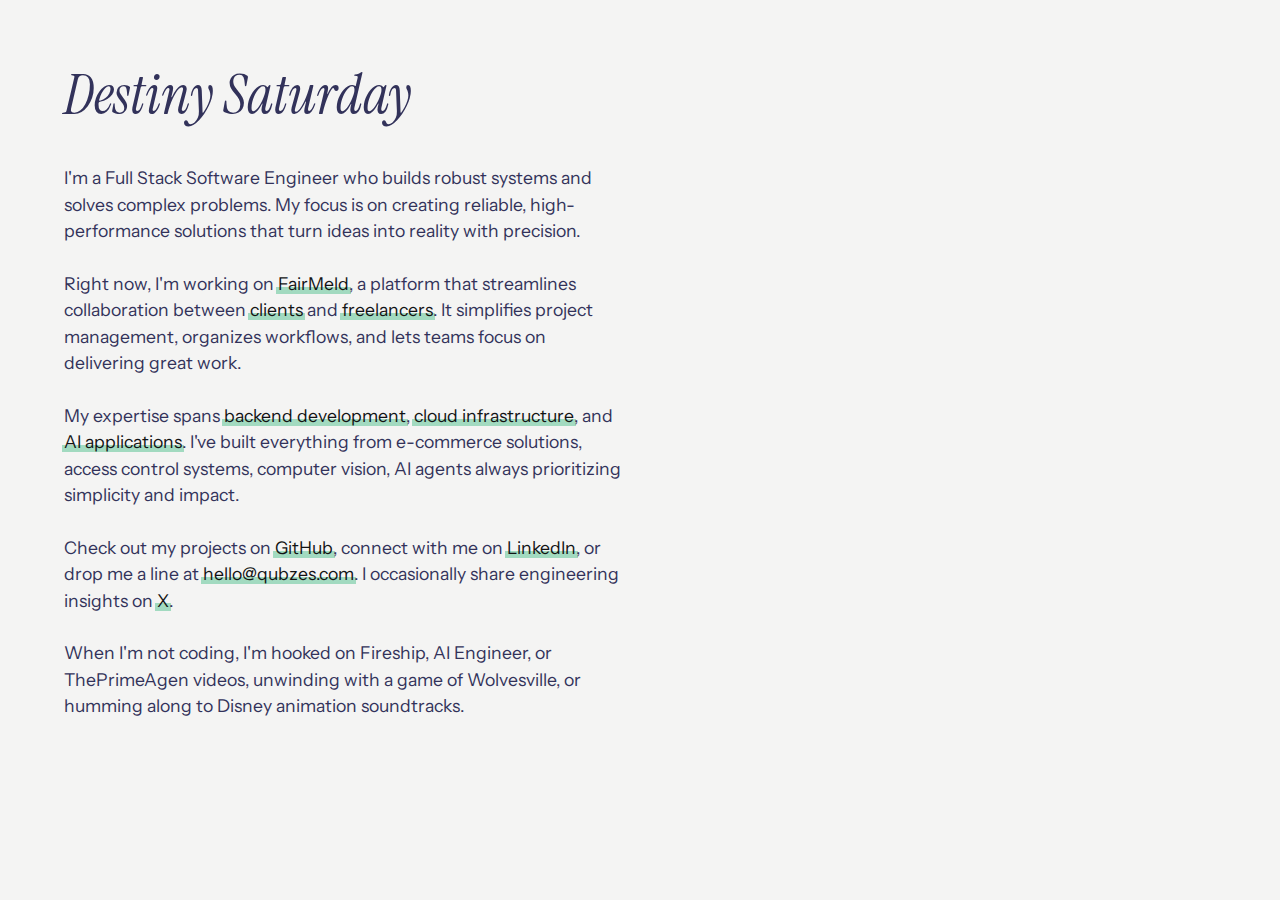
<file: index.html>
<!DOCTYPE html>
<html lang="en">
  <head>
    <meta charset="utf-8" />
    <meta http-equiv="X-UA-Compatible" content="IE=edge" />
    <title>Destiny Saturday – Qubzes</title>
    <meta name="viewport" content="width=device-width, initial-scale=1" />
    <meta name="robots" content="index, follow" />

    <!-- SEO Meta Tags -->
    <meta
      name="description"
      content="Full Stack Software Engineer building robust systems and solving complex problems. Currently working on FairMeld, a platform for client-freelancer collaboration."
    />
    <meta
      name="keywords"
      content="software engineer, full stack developer, backend development, cloud infrastructure, AI applications"
    />
    <meta name="author" content="Destiny Saturday" />

    <!-- Open Graph Meta Tags -->
    <meta
      property="og:title"
      content="Destiny Saturday – Full Stack Software Engineer"
    />
    <meta
      property="og:description"
      content="Full Stack Software Engineer building robust systems and solving complex problems. Currently working on FairMeld, a platform for client-freelancer collaboration."
    />
    <meta property="og:image" content="https://qubzes.com/og-image.png" />
    <meta property="og:image:width" content="1200" />
    <meta property="og:image:height" content="630" />
    <meta property="og:url" content="https://qubzes.com" />
    <meta property="og:type" content="website" />
    <meta property="og:site_name" content="Qubzes" />
    <meta property="og:logo" content="https://qubzes.com/favicon.ico" />

    <!-- Twitter Card Meta Tags -->
    <meta name="twitter:card" content="summary_large_image" />
    <meta
      name="twitter:title"
      content="Destiny Saturday – Full Stack Software Engineer"
    />
    <meta
      name="twitter:description"
      content="Full Stack Software Engineer building robust systems and solving complex problems. Currently working on FairMeld."
    />
    <meta name="twitter:image" content="https://qubzes.com/og-image.png" />

    <!-- Font Preconnects -->
    <link rel="preconnect" href="https://fonts.googleapis.com" />
    <link rel="preconnect" href="https://fonts.gstatic.com" crossorigin />

    <!-- Preload critical fonts -->
    <link
      rel="preload"
      href="https://fonts.googleapis.com/css2?family=Instrument+Sans:ital,wght@0,400..700;1,400..700&family=Instrument+Serif:ital@0;1&display=swap"
      as="style"
      onload="this.onload=null;this.rel='stylesheet'"
    />
    <noscript
      ><link
        rel="stylesheet"
        href="https://fonts.googleapis.com/css2?family=Instrument+Sans:ital,wght@0,400..700;1,400..700&family=Instrument+Serif:ital@0;1&display=swap"
    /></noscript>

    <!-- Favicon and App Icons -->
    <link rel="apple-touch-icon" sizes="180x180" href="/apple-touch-icon.png" />
    <link rel="icon" type="image/png" sizes="32x32" href="/favicon-32x32.png" />
    <link rel="icon" type="image/png" sizes="16x16" href="/favicon-16x16.png" />
    <link rel="manifest" href="/site.webmanifest" />
    <link rel="mask-icon" href="/safari-pinned-tab.svg" color="#4fc08d" />
    <link rel="shortcut icon" href="/favicon.ico" />
    <meta name="msapplication-TileColor" content="#4fc08d" />
    <meta name="msapplication-config" content="/browserconfig.xml" />
    <meta name="theme-color" content="#ffffff" />

    <link rel="stylesheet" href="styles.css" />
  </head>
  <body>
    <h1>Destiny Saturday</h1>

    <p>
      I'm a <strong>Full Stack Software Engineer</strong> who builds robust
      systems and solves complex problems. My focus is on creating reliable,
      high-performance solutions that turn ideas into reality with precision.
    </p>

    <p>
      Right now, I'm working on
      <a href="https://fairmeld.com" target="_blank">FairMeld</a>, a platform
      that streamlines collaboration between
      <a href="https://fairmeld.com" target="_blank">clients</a> and
      <a href="https://fairmeld.com" target="_blank">freelancers</a>. It
      simplifies project management, organizes workflows, and lets teams focus
      on delivering great work.
    </p>

    <p>
      My expertise spans
      <a href="https://github.com/qubzes" target="_blank">backend development</a
      >,
      <a href="https://github.com/qubzes" target="_blank"
        >cloud infrastructure</a
      >, and
      <a href="https://github.com/qubzes" target="_blank">AI applications</a>.
      I've built everything from e-commerce solutions, access control systems,
      computer vision, AI agents always prioritizing simplicity and impact.
    </p>

    <p>
      Check out my projects on
      <a href="https://github.com/qubzes" target="_blank">GitHub</a>, connect
      with me on
      <a href="https://www.linkedin.com/in/qubzes" target="_blank">LinkedIn</a>,
      or drop me a line at
      <a href="mailto:hello@qubzes.com" target="_blank">hello@qubzes.com</a>. I
      occasionally share engineering insights on
      <a href="https://x.com/qubzes" target="_blank">X</a>.
    </p>

    <p>
      When I'm not coding, I'm hooked on Fireship, AI Engineer, or ThePrimeAgen
      videos, unwinding with a game of Wolvesville, or humming along to Disney
      animation soundtracks.
    </p>
  </body>
</html>
</file>
<file: styles.css>
/* Font Faces */
@import url('https://fonts.googleapis.com/css2?family=Instrument+Sans:wght@300;400;700&family=Instrument+Serif:ital,wght@1,500&display=swap');

/* Base Styles */
body {
    -webkit-font-smoothing: antialiased;
    padding: 5vh 10vw;
    background-color: rgb(244, 244, 243);
    color: rgb(50, 50, 90);
    font-family: "Instrument Sans", sans-serif;
    font-weight: 400;
    font-display: swap;
    margin: 0;
}

h1 {
    font-size: 4.5em;
    font-weight: 500;
    font-style: italic;
    margin-bottom: 1em;
    font-family: "Instrument Serif", serif;
    font-display: swap;
    line-height: 1.1;
}

p {
    font-size: 1.2em;
    font-weight: 300;
    line-height: 1.5;
    max-width: 32em;
    margin: 1.5em 0;
}

a {
    text-decoration: none;
    white-space: nowrap;
    color: #121314;
    position: relative;
}

a:after {
    content: "";
    position: absolute;
    z-index: -1;
    top: 66%;
    left: -0.1em;
    right: -0.1em;
    bottom: 0;
    transition: top 200ms cubic-bezier(0, 0.8, 0.13, 1);
    background-color: rgba(79, 192, 141, 0.5);
}

a:hover:after {
    top: 0%;
}

/* 404 Page Specific Styles */
.error-page {
    padding: 0vh 10vw;
    min-height: 100vh;
    display: flex;
    flex-direction: column;
    justify-content: center;
    align-items: center;
    text-align: center;
}

.error-page h1 {
    margin-bottom: 0.5em;
}

.error-page p {
    margin: 1em 0;
}

.error-code {
    font-size: 6em;
    font-weight: 700;
    color: rgb(79, 192, 141);
    margin: 0.5em 0;
    font-family: "Instrument Sans", sans-serif;
}

/* Responsive Design */
@media (max-width: 1280px) {
    p {
        font-size: 1.1em;
    }
    body {
        padding: 3vh 5vw;
    }
    h1 {
        font-size: 3.5em;
        margin-bottom: 0.7em;
    }
    .error-page {
        padding: 0vh 5vw;
    }
}

@media (max-width: 768px) {
    body {
        padding: 3vh 5vw;
    }
    .error-page {
        padding: 0vh 5vw;
    }
    h1 {
        font-size: 2.5em;
        margin-bottom: 0.7em;
    }
    .error-code {
        font-size: 4em;
    }
    p {
        font-size: 1em;
        max-width: 100%;
        margin: 0.8em 0;
    }
    .error-page p {
        margin: 0.8em 0;
    }
}

@media (max-width: 480px) {
    h1 {
        font-size: 2em;
    }
    .error-code {
        font-size: 3em;
    }
    p {
        font-size: 0.9em;
        line-height: 1.6;
    }
}
</file>
